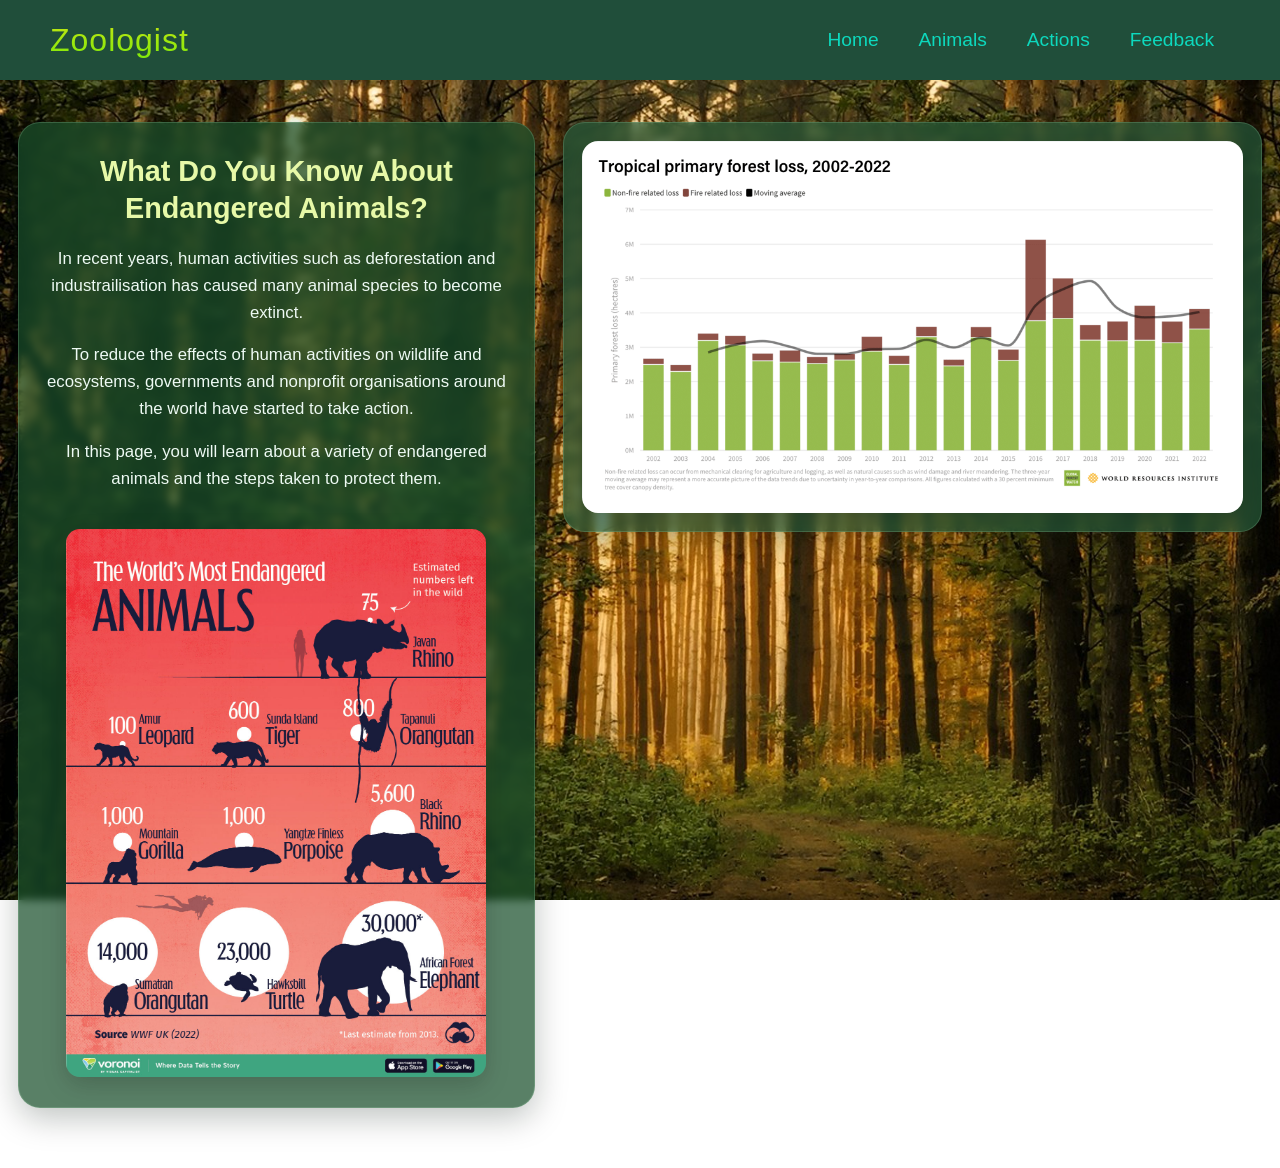
<file: index.html>
<!DOCTYPE html>
<html lang="en-UK">
    <head>
        <meta charset="UTF-8">
        <meta name="viewport" content="width=device-width, initial-scale=1.0">
        <title>Zoologist: Endangered-Animals</title>
        <link rel="stylesheet" href="styles.css">
    </head>
    <body>
        <nav class="navbar">
            <div class="navbar_container">
                <a href="index.html" id="navbar_logo">Zoologist</a>
                <div class="navbar_togglemenu" id="mobile-menu">
                    <span class="bar"></span>
                    <span class="bar"></span>
                    <span class="bar"></span>
                </div>
                <ul class="navbar_menu">
                    <li class="navbar_item">
                        <a href="index.html" class="navbar_links"> Home </a>
                    </li>
                    <li class="navbar_item">
                        <a href="animals.html" class="navbar_links"> Animals </a>
                    </li>
                    <li class="navbar_item">
                        <a href="actions.html" class="navbar_links"> Actions </a>
                    </li>
                    <li class="navbar_item">
                        <a href="feedback.html" class="navbar_links"> Feedback </a>
                    </li>
                </ul>
            </div>
        </nav>

        <div class="parent-container">
            <div class="aboutsection">
                <h2>What Do You Know About Endangered Animals?</h2>
                <h3>In recent years, human activities such as deforestation and industrailisation has caused many animal species to become extinct.</h3>
                <h3>To reduce the effects of human activities on wildlife and ecosystems, governments and nonprofit organisations around the world have started to take action.</h3>
                <h3>In this page, you will learn about a variety of endangered animals and the steps taken to protect them.</h3>
                <img src="Endangered-Animals.jpg" class="aboutsection_img">
            </div>

            <div class="statistics">
                <img src="Deforestation.png" class="statistics_img">
            </div>
        </div>
        
        <script src="app.js"></script>
    </body>
</html>
</file>
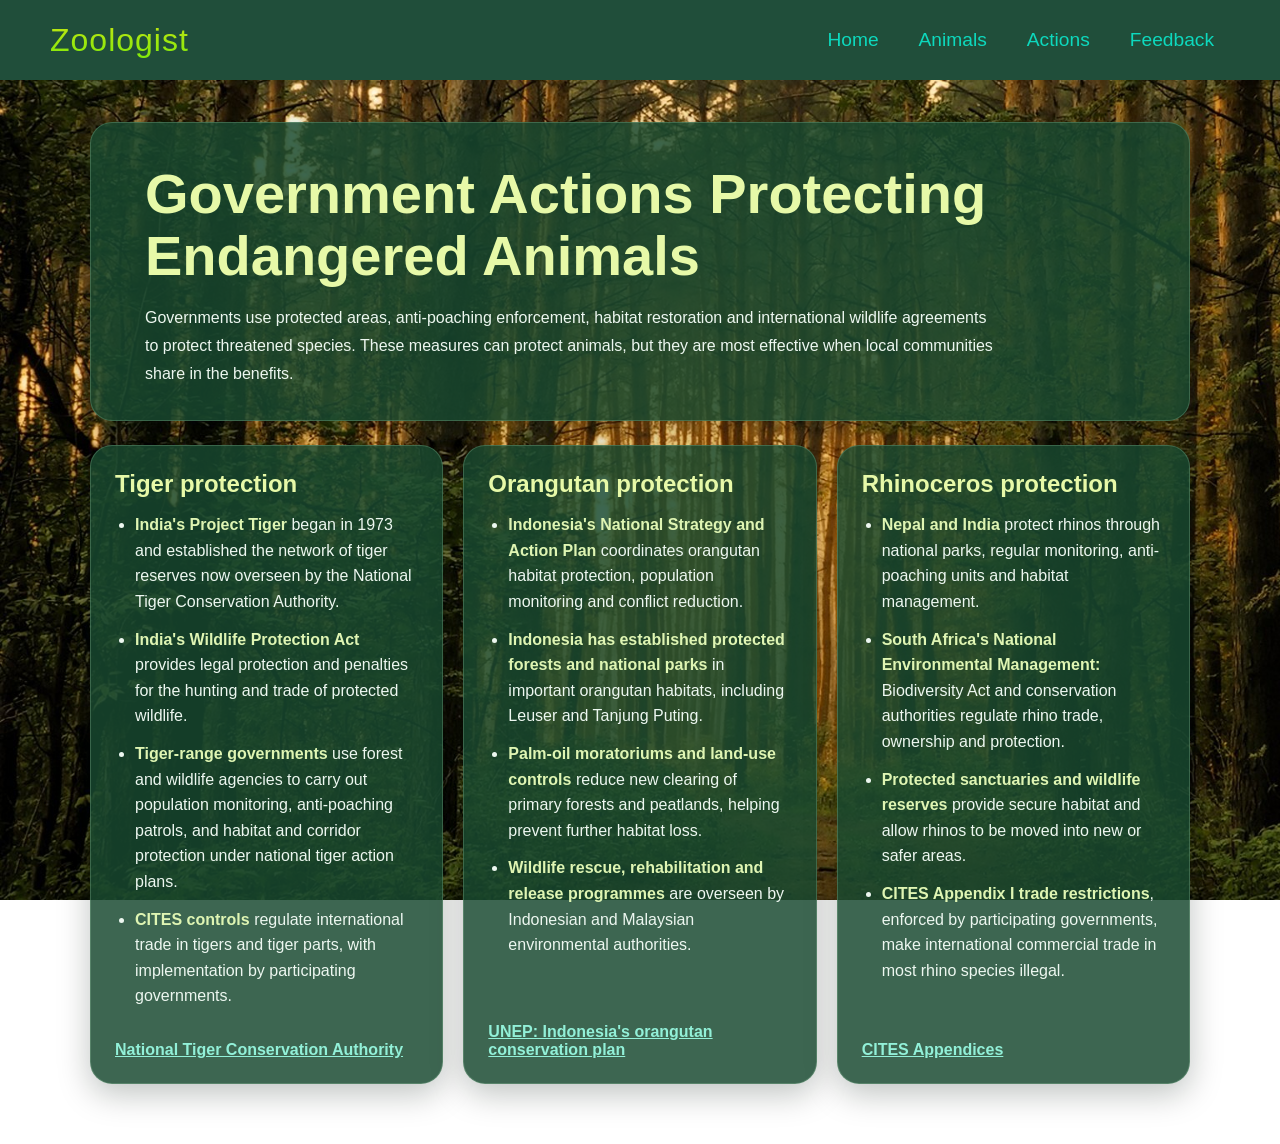
<file: actions.html>
<!DOCTYPE html>
<html lang="en-GB">
    <head>
        <meta charset="UTF-8">
        <meta name="viewport" content="width=device-width, initial-scale=1.0">
        <title>Zoologist: Government Actions</title>
        <link rel="stylesheet" href="styles.css">
    </head>
    <body>
        <nav class="navbar">
            <div class="navbar_container">
                <a href="index.html" id="navbar_logo">Zoologist</a>
                <div class="navbar_togglemenu" id="mobile-menu">
                    <span class="bar"></span>
                    <span class="bar"></span>
                    <span class="bar"></span>
                </div>
                <ul class="navbar_menu">
                    <li class="navbar_item"><a href="index.html" class="navbar_links">Home</a></li>
                    <li class="navbar_item"><a href="animals.html" class="navbar_links">Animals</a></li>
                    <li class="navbar_item"><a href="actions.html" class="navbar_links">Actions</a></li>
                    <li class="navbar_item"><a href="feedback.html" class="navbar_links">Feedback</a></li>
                </ul>
            </div>
        </nav>

        <main class="actions-page">
            <header class="actions-intro">
                <h1>Government Actions Protecting Endangered Animals</h1>
                <p>
                    Governments use protected areas, anti-poaching enforcement, habitat
                    restoration and international wildlife agreements to protect threatened
                    species. These measures can protect animals, but they are most effective
                    when local communities share in the benefits.
                </p>
            </header>

            <section class="action-grid" aria-label="Government conservation actions">
                <article class="action-card">
                    <h2>Tiger protection</h2>
                    <ul>
                        <li>
                            <strong>India's Project Tiger</strong> began in 1973 and established
                            the network of tiger reserves now overseen by the National Tiger
                            Conservation Authority.
                        </li>
                        <li>
                            <strong>India's Wildlife Protection Act</strong> provides legal
                            protection and penalties for the hunting and trade of protected wildlife.
                        </li>
                        <li>
                            <strong>Tiger-range governments</strong> use forest and wildlife
                            agencies to carry out population monitoring, anti-poaching patrols,
                            and habitat and corridor protection under national tiger action plans.
                        </li>
                        <li>
                            <strong>CITES controls</strong> regulate international trade in
                            tigers and tiger parts, with implementation by participating governments.
                        </li>
                    </ul>
                    <a class="action-link" href="https://ntca.gov.in/" target="_blank" rel="noopener noreferrer">
                        National Tiger Conservation Authority
                    </a>
                </article>

                <article class="action-card">
                    <h2>Orangutan protection</h2>
                    <ul>
                        <li>
                            <strong>Indonesia's National Strategy and Action Plan</strong> coordinates
                            orangutan habitat protection, population monitoring and conflict reduction.
                        </li>
                        <li>
                            <strong>Indonesia has established protected forests and national parks</strong>
                            in important orangutan habitats, including Leuser and Tanjung Puting.
                        </li>
                        <li>
                            <strong>Palm-oil moratoriums and land-use controls</strong> reduce new
                            clearing of primary forests and peatlands, helping prevent further habitat loss.
                        </li>
                        <li>
                            <strong>Wildlife rescue, rehabilitation and release programmes</strong>
                            are overseen by Indonesian and Malaysian environmental authorities.
                        </li>
                    </ul>
                    <a class="action-link" href="https://www.unep.org/news-and-stories/story/indonesias-plan-save-orangutans" target="_blank" rel="noopener noreferrer">
                        UNEP: Indonesia's orangutan conservation plan
                    </a>
                </article>

                <article class="action-card">
                    <h2>Rhinoceros protection</h2>
                    <ul>
                        <li>
                            <strong>Nepal and India</strong> protect rhinos through national parks,
                            regular monitoring, anti-poaching units and habitat management.
                        </li>
                        <li>
                            <strong>South Africa's National Environmental Management:</strong>
                            Biodiversity Act and conservation authorities regulate rhino trade,
                            ownership and protection.
                        </li>
                        <li>
                            <strong>Protected sanctuaries and wildlife reserves</strong> provide
                            secure habitat and allow rhinos to be moved into new or safer areas.
                        </li>
                        <li>
                            <strong>CITES Appendix I trade restrictions</strong>, enforced by
                            participating governments, make international commercial trade in most
                            rhino species illegal.
                        </li>
                    </ul>
                    <a class="action-link" href="https://www.cites.org/eng/app/appendices.php" target="_blank" rel="noopener noreferrer">
                        CITES Appendices
                    </a>
                </article>
            </section>

        </main>
        <script src="app.js"></script>
    </body>
</html>
</file>
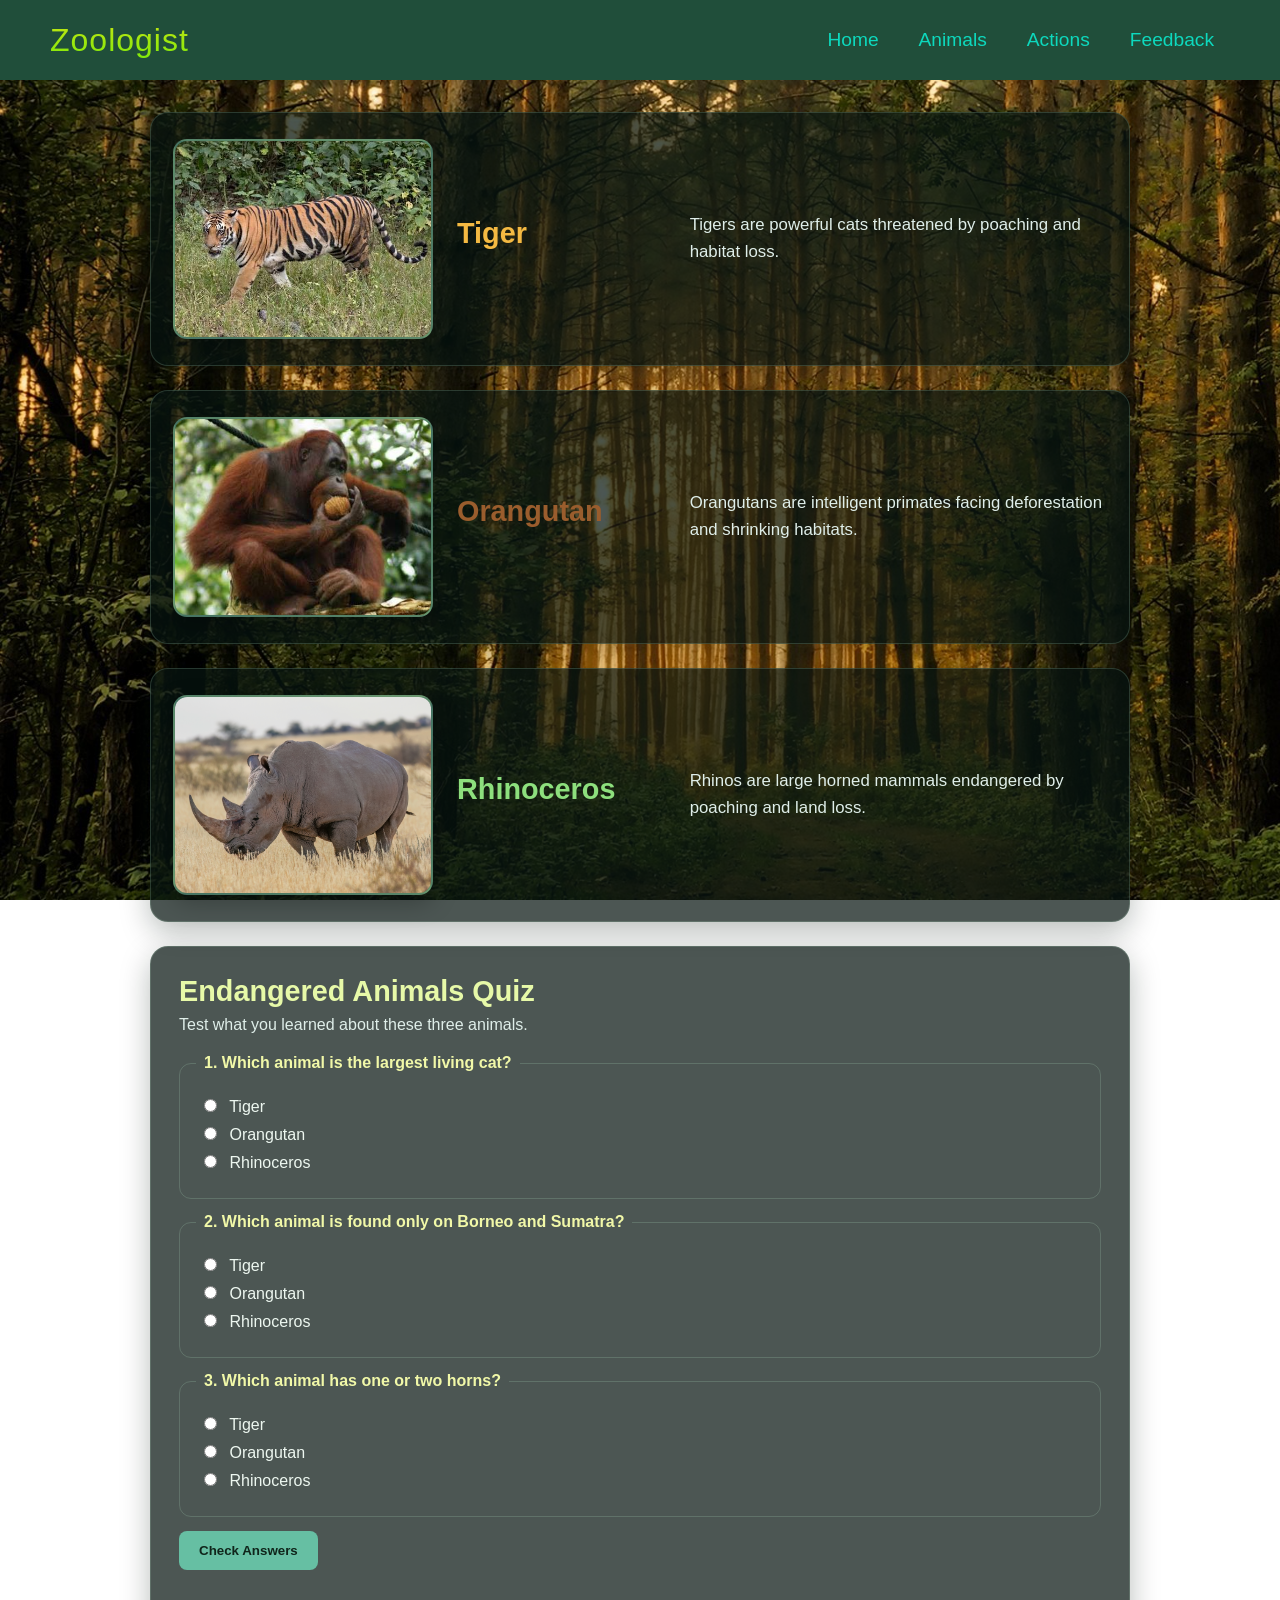
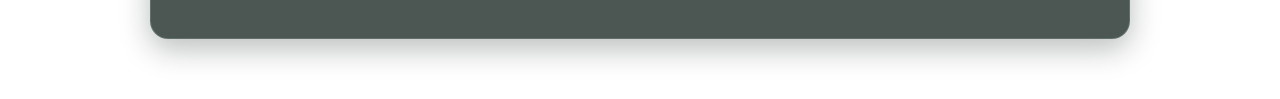
<file: animals.html>
<!DOCTYPE html>
<html lang="en">
    <head>
        <meta charset="UTF-8">
        <meta name="viewport" content="width=device-width, initial-scale=1.0">
        <title>Zoologist: Endangered-Animals</title>
        <link rel="stylesheet" href="stylesanimals.css">
    </head>
    <body>
        <nav class="navbar">
            <div class="navbar_container">
                <a href="index.html" id="navbar_logo">Zoologist</a>
                <div class="navbar_togglemenu" id="mobile-menu">
                    <span class="bar"></span>
                    <span class="bar"></span>
                    <span class="bar"></span>
                </div> 
                <ul class="navbar_menu">
                    <li class="navbar_item">
                        <a href="index.html" class="navbar_links"> Home </a>
                    </li>
                    <li class="navbar_item">
                        <a href="animals.html" class="navbar_links"> Animals </a>
                    </li>
                    <li class="navbar_item">
                        <a href="actions.html" class="navbar_links"> Actions </a>
                    </li>
                    <li class="navbar_item">
                        <a href="feedback.html" class="navbar_links"> Feedback </a>
                    </li>
                </ul>
            </div>
        </nav>
     
    <div class="animalslist">
        <a href="tiger.html" class="animalbox">
            <img src="tiger.jpeg" alt="Tiger" class="animalbox__img">
            <h1 style="color: #f4b942;">Tiger</h1>
            <p>Tigers are powerful cats threatened by poaching and habitat loss.</p>
        </a>
        <a href="orangutan.html" class="animalbox">
            <img src="orangutan.jpeg" alt="Orangutan" class="animalbox__img">
            <h1 style="color: #9a5d2d;">Orangutan</h1>
            <p>Orangutans are intelligent primates facing deforestation and shrinking habitats.</p>
        </a>
        <a href="rhinoceros.html" class="animalbox">
            <img src="rhinoceros.jpg" alt="Rhinoceros" class="animalbox__img">
            <h1 style="color: #8ddf7d;">Rhinoceros</h1>
            <p>Rhinos are large horned mammals endangered by poaching and land loss.</p>
        </a>

        <section class="animal-quiz" id="animal-quiz">
            <h1>Endangered Animals Quiz</h1>
            <p class="animal-quiz__intro">Test what you learned about these three animals.</p>
            <form id="animal-quiz-form">
                <fieldset class="quiz-question">
                    <legend>1. Which animal is the largest living cat?</legend>
                    <label><input type="radio" name="question1" value="tiger" required> Tiger</label>
                    <label><input type="radio" name="question1" value="orangutan"> Orangutan</label>
                    <label><input type="radio" name="question1" value="rhinoceros"> Rhinoceros</label>
                </fieldset>

                <fieldset class="quiz-question">
                    <legend>2. Which animal is found only on Borneo and Sumatra?</legend>
                    <label><input type="radio" name="question2" value="tiger" required> Tiger</label>
                    <label><input type="radio" name="question2" value="orangutan"> Orangutan</label>
                    <label><input type="radio" name="question2" value="rhinoceros"> Rhinoceros</label>
                </fieldset>

                <fieldset class="quiz-question">
                    <legend>3. Which animal has one or two horns?</legend>
                    <label><input type="radio" name="question3" value="tiger" required> Tiger</label>
                    <label><input type="radio" name="question3" value="orangutan"> Orangutan</label>
                    <label><input type="radio" name="question3" value="rhinoceros"> Rhinoceros</label>
                </fieldset>

                <button type="submit" class="quiz-submit">Check Answers</button>
                <p class="quiz-result" id="quiz-result" role="status" aria-live="polite"></p>
            </form>
        </section>
    </div>
    <script src="app.js"></script>
    </body>
</html>
</file>
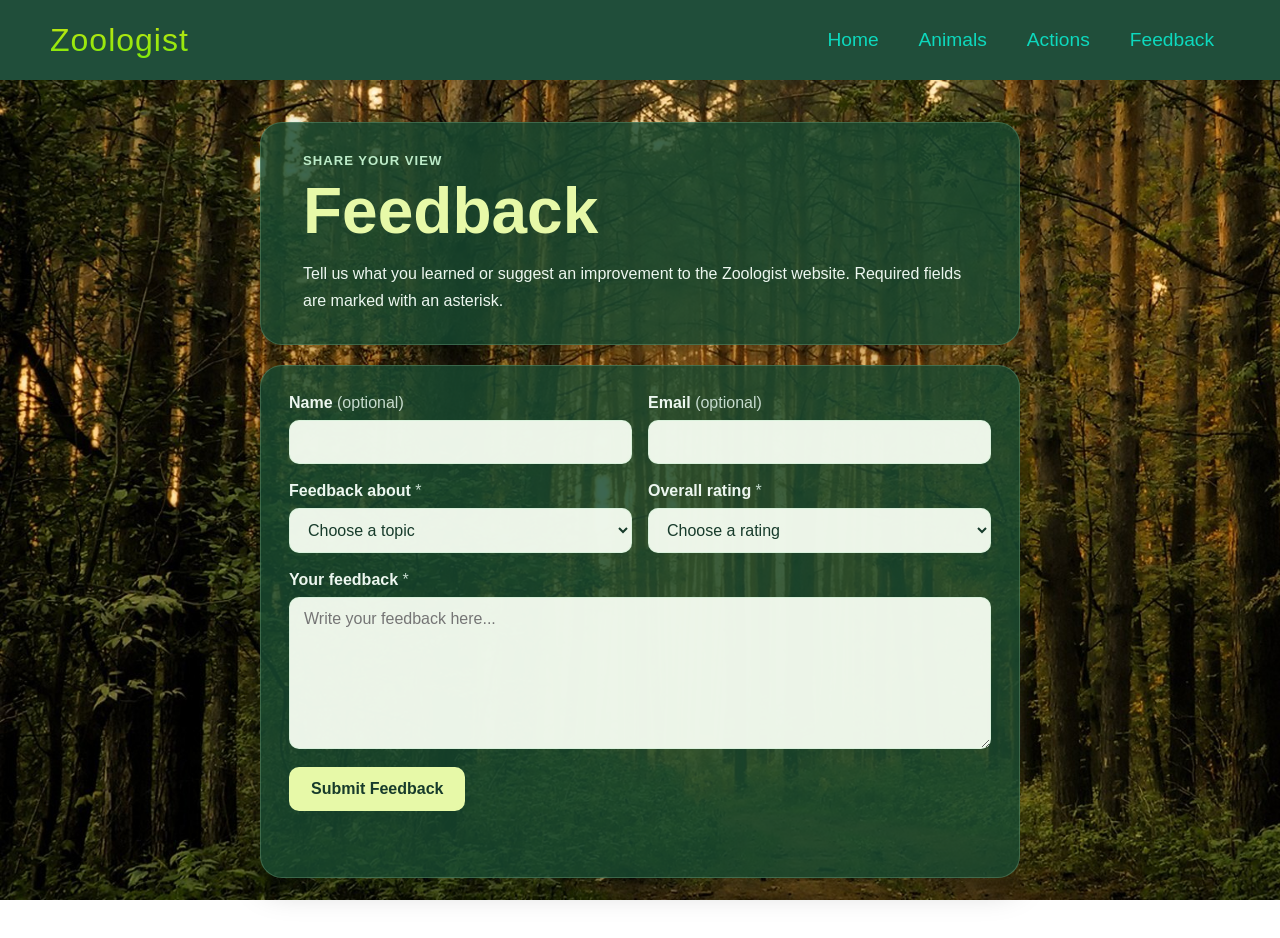
<file: feedback.html>
<!DOCTYPE html>
<html lang="en-GB">
    <head>
        <meta charset="UTF-8">
        <meta name="viewport" content="width=device-width, initial-scale=1.0">
        <title>Zoologist: Feedback</title>
        <link rel="stylesheet" href="styles.css">
    </head>
    <body>
        <nav class="navbar">
            <div class="navbar_container">
                <a href="index.html" id="navbar_logo">Zoologist</a>
                <div class="navbar_togglemenu" id="mobile-menu">
                    <span class="bar"></span>
                    <span class="bar"></span>
                    <span class="bar"></span>
                </div>
                <ul class="navbar_menu">
                    <li class="navbar_item"><a href="index.html" class="navbar_links">Home</a></li>
                    <li class="navbar_item"><a href="animals.html" class="navbar_links">Animals</a></li>
                    <li class="navbar_item"><a href="actions.html" class="navbar_links">Actions</a></li>
                    <li class="navbar_item"><a href="feedback.html" class="navbar_links">Feedback</a></li>
                </ul>
            </div>
        </nav>

        <main class="feedback-page">
            <section class="feedback-intro">
                <p class="animal-status">Share your view</p>
                <h1>Feedback</h1>
                <p>
                    Tell us what you learned or suggest an improvement to the Zoologist
                    website. Required fields are marked with an asterisk.
                </p>
            </section>

            <form class="feedback-form" id="feedback-form">
                <div class="form-row">
                    <div class="form-group">
                        <label for="name">Name <span>(optional)</span></label>
                        <input type="text" id="name" name="name" maxlength="80" autocomplete="name">
                    </div>
                    <div class="form-group">
                        <label for="email">Email <span>(optional)</span></label>
                        <input type="email" id="email" name="email" maxlength="120" autocomplete="email">
                    </div>
                </div>

                <div class="form-row">
                    <div class="form-group">
                        <label for="topic">Feedback about <span>*</span></label>
                        <select id="topic" name="topic" required>
                            <option value="">Choose a topic</option>
                            <option value="website">Website content</option>
                            <option value="tiger">Tiger page</option>
                            <option value="orangutan">Orangutan page</option>
                            <option value="rhinoceros">Rhinoceros page</option>
                            <option value="actions">Government actions page</option>
                            <option value="other">Other</option>
                        </select>
                    </div>
                    <div class="form-group">
                        <label for="rating">Overall rating <span>*</span></label>
                        <select id="rating" name="rating" required>
                            <option value="">Choose a rating</option>
                            <option value="5">5 - Excellent</option>
                            <option value="4">4 - Good</option>
                            <option value="3">3 - Average</option>
                            <option value="2">2 - Poor</option>
                            <option value="1">1 - Very poor</option>
                        </select>
                    </div>
                </div>

                <div class="form-group">
                    <label for="message">Your feedback <span>*</span></label>
                    <textarea id="message" name="message" rows="7" maxlength="1000" required placeholder="Write your feedback here..."></textarea>
                </div>

                <button type="submit" class="feedback-submit">Submit Feedback</button>
                <p class="form-status" id="feedback-status" role="status" aria-live="polite"></p>
            </form>
        </main>
        <script src="app.js"></script>
    </body>
</html>
</file>
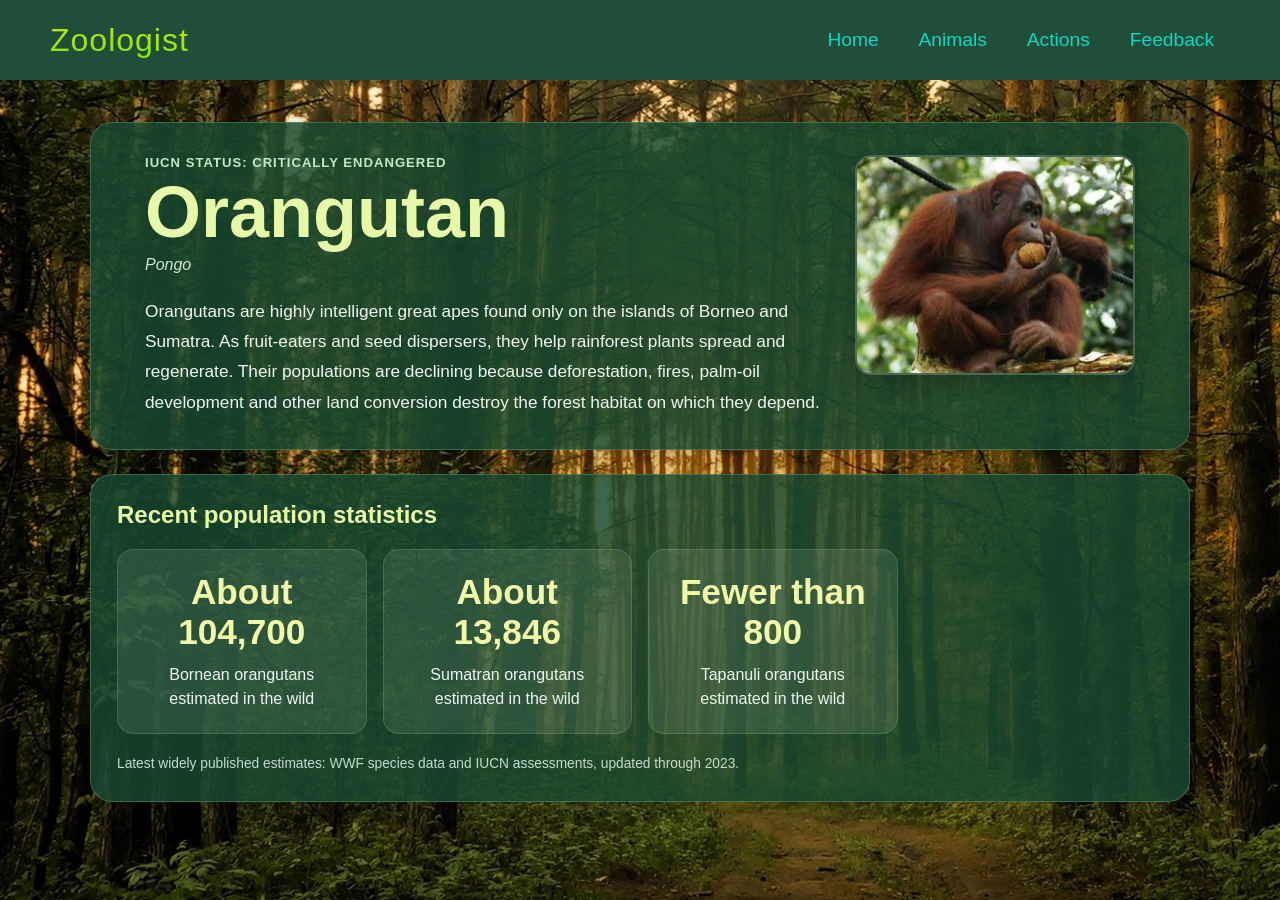
<file: orangutan.html>
<!DOCTYPE html>
<html lang="en-GB">
    <head>
        <meta charset="UTF-8">
        <meta name="viewport" content="width=device-width, initial-scale=1.0">
        <title>Zoologist: Orangutan</title>
        <link rel="stylesheet" href="styles.css">
    </head>
    <body>
        <nav class="navbar">
            <div class="navbar_container">
                <a href="index.html" id="navbar_logo">Zoologist</a>
                <div class="navbar_togglemenu" id="mobile-menu">
                    <span class="bar"></span>
                    <span class="bar"></span>
                    <span class="bar"></span>
                </div>
                <ul class="navbar_menu">
                    <li class="navbar_item"><a href="index.html" class="navbar_links">Home</a></li>
                    <li class="navbar_item"><a href="animals.html" class="navbar_links">Animals</a></li>
                    <li class="navbar_item"><a href="actions.html" class="navbar_links">Actions</a></li>
                    <li class="navbar_item"><a href="feedback.html" class="navbar_links">Feedback</a></li>
                </ul>
            </div>
        </nav>

        <main class="animal-detail">
            <section class="animal-hero">
                <img src="orangutan.jpeg" alt="Orangutan" class="animal-hero__image">
                <p class="animal-status">IUCN status: Critically Endangered</p>
                <h1>Orangutan</h1>
                <p class="animal-scientific-name">Pongo</p>
                <p>
                    Orangutans are highly intelligent great apes found only on the islands of
                    Borneo and Sumatra. As fruit-eaters and seed dispersers, they help rainforest
                    plants spread and regenerate. Their populations are declining because
                    deforestation, fires, palm-oil development and other land conversion destroy
                    the forest habitat on which they depend.
                </p>
            </section>

            <section class="statistics-grid" aria-labelledby="orangutan-statistics">
                <h2 id="orangutan-statistics">Recent population statistics</h2>
                <div class="stat-card">
                    <strong>About 104,700</strong>
                    <span>Bornean orangutans estimated in the wild</span>
                </div>
                <div class="stat-card">
                    <strong>About 13,846</strong>
                    <span>Sumatran orangutans estimated in the wild</span>
                </div>
                <div class="stat-card">
                    <strong>Fewer than 800</strong>
                    <span>Tapanuli orangutans estimated in the wild</span>
                </div>
                <p class="statistics-source">
                    Latest widely published estimates: WWF species data and IUCN assessments,
                    updated through 2023.
                </p>
            </section>
        </main>
        <script src="app.js"></script>
    </body>
</html>
</file>
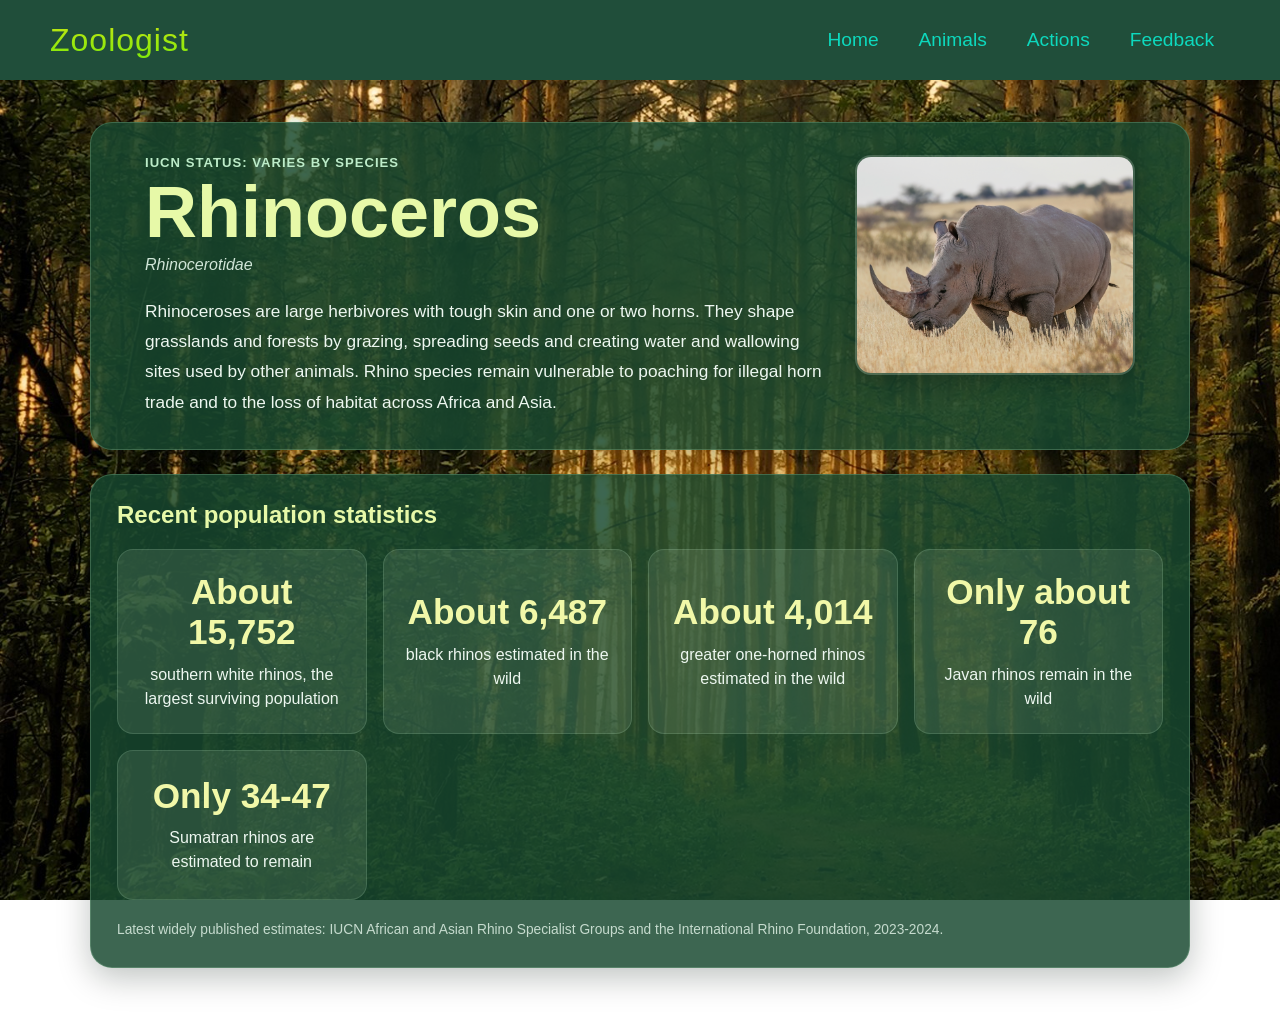
<file: rhinoceros.html>
<!DOCTYPE html>
<html lang="en-GB">
    <head>
        <meta charset="UTF-8">
        <meta name="viewport" content="width=device-width, initial-scale=1.0">
        <title>Zoologist: Rhinoceros</title>
        <link rel="stylesheet" href="styles.css">
    </head>
    <body>
        <nav class="navbar">
            <div class="navbar_container">
                <a href="index.html" id="navbar_logo">Zoologist</a>
                <div class="navbar_togglemenu" id="mobile-menu">
                    <span class="bar"></span>
                    <span class="bar"></span>
                    <span class="bar"></span>
                </div>
                <ul class="navbar_menu">
                    <li class="navbar_item"><a href="index.html" class="navbar_links">Home</a></li>
                    <li class="navbar_item"><a href="animals.html" class="navbar_links">Animals</a></li>
                    <li class="navbar_item"><a href="actions.html" class="navbar_links">Actions</a></li>
                    <li class="navbar_item"><a href="feedback.html" class="navbar_links">Feedback</a></li>
                </ul>
            </div>
        </nav>

        <main class="animal-detail">
            <section class="animal-hero">
                <img src="rhinoceros.jpg" alt="Rhinoceros" class="animal-hero__image">
                <p class="animal-status">IUCN status: Varies by species</p>
                <h1>Rhinoceros</h1>
                <p class="animal-scientific-name">Rhinocerotidae</p>
                <p>
                    Rhinoceroses are large herbivores with tough skin and one or two horns.
                    They shape grasslands and forests by grazing, spreading seeds and creating
                    water and wallowing sites used by other animals. Rhino species remain
                    vulnerable to poaching for illegal horn trade and to the loss of habitat
                    across Africa and Asia.
                </p>
            </section>

            <section class="statistics-grid" aria-labelledby="rhino-statistics">
                <h2 id="rhino-statistics">Recent population statistics</h2>
                <div class="stat-card">
                    <strong>About 15,752</strong>
                    <span>southern white rhinos, the largest surviving population</span>
                </div>
                <div class="stat-card">
                    <strong>About 6,487</strong>
                    <span>black rhinos estimated in the wild</span>
                </div>
                <div class="stat-card">
                    <strong>About 4,014</strong>
                    <span>greater one-horned rhinos estimated in the wild</span>
                </div>
                <div class="stat-card">
                    <strong>Only about 76</strong>
                    <span>Javan rhinos remain in the wild</span>
                </div>
                <div class="stat-card">
                    <strong>Only 34-47</strong>
                    <span>Sumatran rhinos are estimated to remain</span>
                </div>
                <p class="statistics-source">
                    Latest widely published estimates: IUCN African and Asian Rhino Specialist
                    Groups and the International Rhino Foundation, 2023-2024.
                </p>
            </section>
        </main>
        <script src="app.js"></script>
    </body>
</html>
</file>
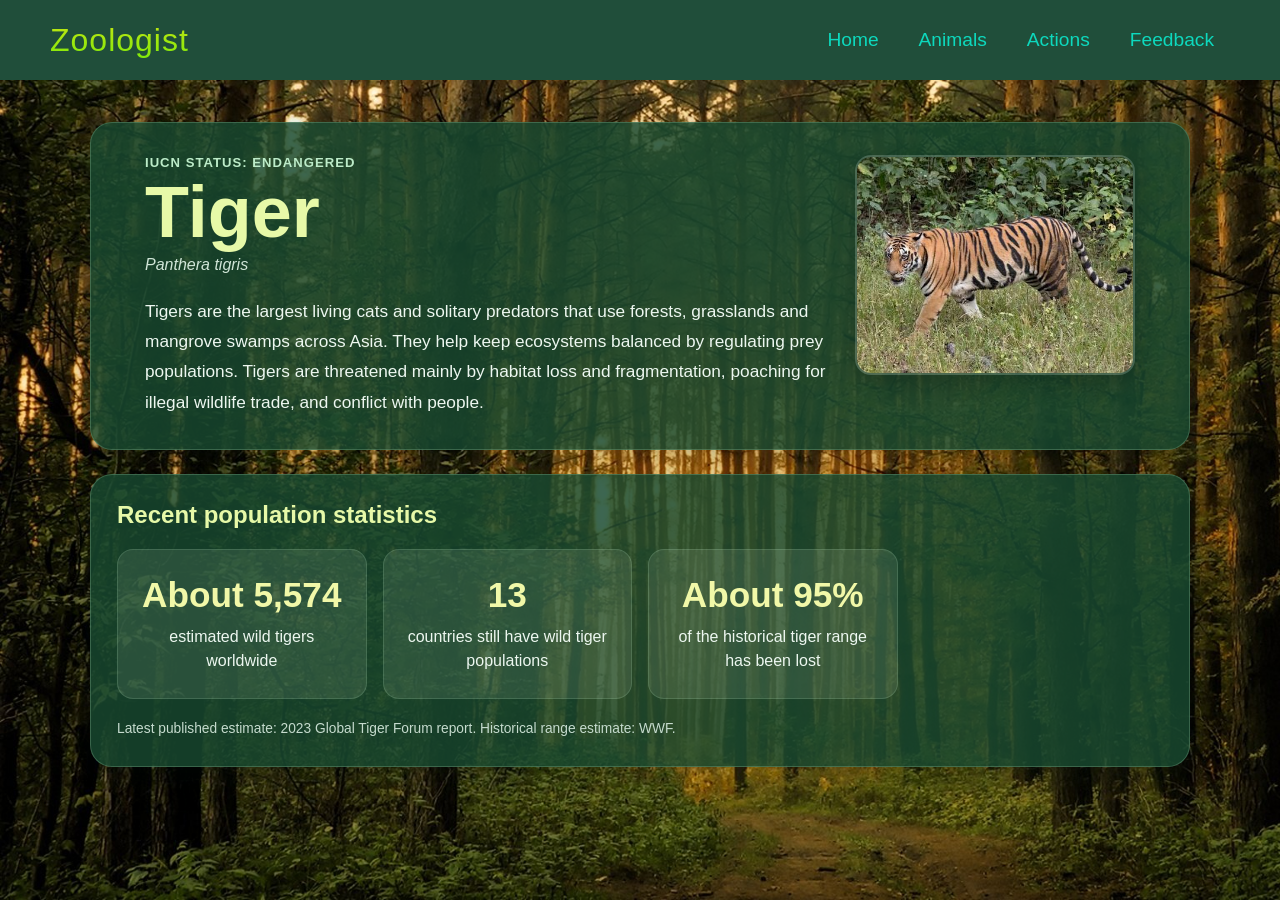
<file: tiger.html>
<!DOCTYPE html>
<html lang="en-GB">
    <head>
        <meta charset="UTF-8">
        <meta name="viewport" content="width=device-width, initial-scale=1.0">
        <title>Zoologist: Tiger</title>
        <link rel="stylesheet" href="styles.css">
    </head>
    <body>
        <nav class="navbar">
            <div class="navbar_container">
                <a href="index.html" id="navbar_logo">Zoologist</a>
                <div class="navbar_togglemenu" id="mobile-menu">
                    <span class="bar"></span>
                    <span class="bar"></span>
                    <span class="bar"></span>
                </div>
                <ul class="navbar_menu">
                    <li class="navbar_item"><a href="index.html" class="navbar_links">Home</a></li>
                    <li class="navbar_item"><a href="animals.html" class="navbar_links">Animals</a></li>
                    <li class="navbar_item"><a href="actions.html" class="navbar_links">Actions</a></li>
                    <li class="navbar_item"><a href="feedback.html" class="navbar_links">Feedback</a></li>
                </ul>
            </div>
        </nav>

        <main class="animal-detail">
            <section class="animal-hero">
                <img src="tiger.jpeg" alt="Tiger" class="animal-hero__image">
                <p class="animal-status">IUCN status: Endangered</p>
                <h1>Tiger</h1>
                <p class="animal-scientific-name">Panthera tigris</p>
                <p>
                    Tigers are the largest living cats and solitary predators that use forests,
                    grasslands and mangrove swamps across Asia. They help keep ecosystems
                    balanced by regulating prey populations. Tigers are threatened mainly by
                    habitat loss and fragmentation, poaching for illegal wildlife trade, and
                    conflict with people.
                </p>
            </section>

            <section class="statistics-grid" aria-labelledby="tiger-statistics">
                <h2 id="tiger-statistics">Recent population statistics</h2>
                <div class="stat-card">
                    <strong>About 5,574</strong>
                    <span>estimated wild tigers worldwide</span>
                </div>
                <div class="stat-card">
                    <strong>13</strong>
                    <span>countries still have wild tiger populations</span>
                </div>
                <div class="stat-card">
                    <strong>About 95%</strong>
                    <span>of the historical tiger range has been lost</span>
                </div>
                <p class="statistics-source">
                    Latest published estimate: 2023 Global Tiger Forum report.
                    Historical range estimate: WWF.
                </p>
            </section>
        </main>
        <script src="app.js"></script>
    </body>
</html>
</file>
<file: styles.css>
* {
    box-sizing: border-box;
    margin: 0;
    padding: 0;
}

body {
    background-image: url('Forest-Background.jpg');
    background-repeat: no-repeat;
    background-attachment: fixed;
    background-size: cover;
    font-family: Tahoma, Geneva, sans-serif;
    color: #edf7f0;
}

.navbar {
    background: #fff;
    height: 80px;
    display: flex;
    justify-content: center;
    align-items: center;
    font-size: 1.2rem;
    position: sticky;
    top: 0;
    z-index: 999;
}

.navbar_container {
    background-color: #204e3a;
    display: flex;
    justify-content: space-between;
    align-items: center;
    height: 80px;
    z-index: 1;
    width: 100%;
    margin: 0 auto;
    padding: 0 50px;
    position: relative;
}

#navbar_logo {
    background-color: #66fb02;
    background-image: linear-gradient(to top, #86e50bc7 0%, #c5e414f8 100%);
    background-size: 100%;
    font-family: Impact, Charcoal, sans-serif;
    -webkit-background-clip: text;
    -moz-background-clip: text;
    -webkit-text-fill-color: transparent;
    -moz-text-fill-color: transparent;
    display: flex;
    align-items: center;
    cursor: pointer;
    text-decoration: none;
    font-size: 2rem;
    letter-spacing: 1px;
}

.navbar_menu {
    display: flex;
    align-items: center;
    list-style: none;
    text-align: center;
    gap: 8px;
}

.navbar_item {
    height: 80px;
}

.navbar_links {
    color: #0dd9be;
    font-family: 'Segoe UI', Tahoma, Geneva, Verdana, sans-serif;
    display: flex;
    align-items: center;
    justify-content: center;
    text-decoration: none;
    padding: 0 16px;
    height: 100%;
    transition: all 0.3s ease;
}

.navbar_links:hover {
    color: #00ffdd;
    background-color: #173b2b;
}

.parent-container {
    display: flex;
    align-items: flex-start;
    justify-content: center;
    gap: 28px;
    padding: 42px 18px 60px;
}

.aboutsection,
.statistics {
    border-radius: 22px;
    box-shadow: 0 10px 32px rgba(4, 18, 13, 0.25);
    backdrop-filter: blur(4px);
}

.aboutsection {
    width: min(100%, 560px);
    background: rgba(26, 80, 44, 0.72);
    border: 1px solid rgba(184, 236, 196, 0.2);
    padding: 30px 24px;
    display: flex;
    flex-direction: column;
    align-items: center;
    text-align: center;
}

.aboutsection h2 {
    font-size: clamp(1.8rem, 2vw, 2.3rem);
    margin-bottom: 18px;
    color: #e7f9a8;
    line-height: 1.3;
}

.aboutsection h3 {
    margin-bottom: 16px;
    color: #eefaf4;
    font-weight: 400;
    line-height: 1.6;
    font-size: 1.05rem;
}

.aboutsection_img {
    margin-top: 20px;
    width: 100%;
    max-width: 420px;
    border-radius: 14px;
    box-shadow: 0 8px 24px rgba(0, 0, 0, 0.18);
    object-fit: cover;
}

.statistics {
    width: min(100%, 760px);
    background: rgba(39, 92, 59, 0.7);
    border: 1px solid rgba(184, 236, 196, 0.18);
    padding: 18px;
    display: flex;
    justify-content: center;
    align-items: center;
}

.statistics_img {
    width: 100%;
    max-width: 760px;
    border-radius: 16px;
    object-fit: cover;
    box-shadow: 0 8px 24px rgba(0, 0, 0, 0.18);
}

.animal-detail {
    width: min(1100px, calc(100% - 36px));
    margin: 42px auto 60px;
    display: grid;
    gap: 24px;
}

.animal-hero,
.statistics-grid {
    background: rgba(24, 73, 48, 0.84);
    border: 1px solid rgba(184, 236, 196, 0.22);
    border-radius: 22px;
    box-shadow: 0 10px 32px rgba(4, 18, 13, 0.25);
}

.animal-hero {
    padding: 32px clamp(22px, 5vw, 54px);
}

.animal-hero__image {
    width: 280px;
    height: 220px;
    object-fit: cover;
    float: right;
    margin: 0 0 20px 28px;
    border-radius: 16px;
    border: 2px solid rgba(255, 255, 255, 0.18);
    box-shadow: 0 8px 24px rgba(0, 0, 0, 0.22);
}

.animal-hero h1 {
    color: #e7f9a8;
    font-size: clamp(2.4rem, 7vw, 4.5rem);
    line-height: 1;
    margin: 6px 0 8px;
}

.animal-hero > p:last-child {
    max-width: 850px;
    color: #edf7f0;
    font-size: 1.08rem;
    line-height: 1.75;
    margin-top: 22px;
}

.animal-status {
    color: #bdecc9;
    font-weight: 700;
    text-transform: uppercase;
    letter-spacing: 1px;
    font-size: 0.82rem;
}

.animal-scientific-name {
    font-style: italic;
    color: #d0e5d7;
}

.statistics-grid {
    padding: 26px;
    display: grid;
    grid-template-columns: repeat(auto-fit, minmax(210px, 1fr));
    gap: 16px;
}

.statistics-grid h2 {
    grid-column: 1 / -1;
    color: #e7f9a8;
    margin-bottom: 4px;
}

.stat-card {
    min-height: 150px;
    padding: 22px;
    border-radius: 16px;
    background: rgba(236, 250, 220, 0.1);
    border: 1px solid rgba(184, 236, 196, 0.16);
    display: flex;
    flex-direction: column;
    justify-content: center;
    text-align: center;
}

.stat-card strong {
    color: #f1f8a8;
    font-size: clamp(1.45rem, 3vw, 2.2rem);
    line-height: 1.15;
    margin-bottom: 10px;
}

.stat-card span {
    color: #edf7f0;
    line-height: 1.5;
}

.statistics-source {
    grid-column: 1 / -1;
    color: #c6dbcE;
    font-size: 0.86rem;
    line-height: 1.5;
    margin-top: 4px;
}

.actions-page {
    width: min(1100px, calc(100% - 36px));
    margin: 42px auto 60px;
}

.actions-intro,
.action-card,
.shared-actions {
    background: rgba(24, 73, 48, 0.84);
    border: 1px solid rgba(184, 236, 196, 0.22);
    border-radius: 22px;
    box-shadow: 0 10px 32px rgba(4, 18, 13, 0.25);
}

.actions-intro {
    padding: 32px clamp(22px, 5vw, 54px);
    margin-bottom: 24px;
}

.actions-intro h1 {
    color: #e7f9a8;
    font-size: clamp(2.1rem, 5vw, 3.5rem);
    line-height: 1.1;
    margin: 8px 0 18px;
}

.actions-intro > p:last-child {
    max-width: 850px;
    line-height: 1.75;
    color: #edf7f0;
}

.action-grid {
    display: grid;
    grid-template-columns: repeat(3, minmax(0, 1fr));
    gap: 20px;
}

.action-card {
    padding: 24px;
    display: flex;
    flex-direction: column;
}

.action-card h2,
.shared-actions h2 {
    color: #e7f9a8;
    margin-bottom: 14px;
}

.action-card ul {
    margin: 0 0 20px;
    padding-left: 20px;
    line-height: 1.6;
}

.action-card li {
    margin-bottom: 12px;
    color: #edf7f0;
}

.action-card strong {
    color: #dff5b3;
}

.action-link {
    color: #92f0d8;
    font-weight: 700;
    text-decoration: underline;
    margin-top: auto;
}

.action-link:hover {
    color: #ffffff;
}

.shared-actions {
    margin-top: 24px;
    padding: 26px;
}

.shared-actions-grid {
    display: grid;
    grid-template-columns: repeat(4, minmax(0, 1fr));
    gap: 12px;
}

.shared-action {
    min-height: 130px;
    background: rgba(236, 250, 220, 0.1);
    border: 1px solid rgba(184, 236, 196, 0.16);
    border-radius: 14px;
    padding: 18px;
    display: flex;
    flex-direction: column;
    justify-content: center;
    text-align: center;
}

.shared-action strong {
    color: #f1f8a8;
    margin-bottom: 8px;
}

.shared-action span {
    color: #edf7f0;
    line-height: 1.45;
}

.feedback-page {
    width: min(760px, calc(100% - 36px));
    margin: 42px auto 60px;
    display: grid;
    gap: 20px;
}

.feedback-intro,
.feedback-form {
    background: rgba(24, 73, 48, 0.84);
    border: 1px solid rgba(184, 236, 196, 0.22);
    border-radius: 22px;
    box-shadow: 0 10px 32px rgba(4, 18, 13, 0.25);
}

.feedback-intro {
    padding: 30px clamp(22px, 5vw, 42px);
}

.feedback-intro h1 {
    color: #e7f9a8;
    font-size: clamp(2.4rem, 7vw, 4rem);
    margin: 6px 0 12px;
}

.feedback-intro > p:last-child {
    color: #edf7f0;
    line-height: 1.7;
}

.feedback-form {
    padding: 28px;
}

.form-row {
    display: grid;
    grid-template-columns: repeat(2, minmax(0, 1fr));
    gap: 16px;
}

.form-group {
    display: flex;
    flex-direction: column;
    margin-bottom: 18px;
}

.form-group label {
    color: #edf7f0;
    font-weight: 700;
    margin-bottom: 8px;
}

.form-group label span {
    color: #c6dbce;
    font-weight: 400;
}

.form-group input,
.form-group select,
.form-group textarea {
    width: 100%;
    border: 1px solid rgba(184, 236, 196, 0.35);
    border-radius: 10px;
    background: rgba(245, 252, 241, 0.96);
    color: #173b2b;
    font-family: inherit;
    font-size: 1rem;
    padding: 12px 14px;
}

.form-group textarea {
    resize: vertical;
    min-height: 150px;
}

.form-group input:focus,
.form-group select:focus,
.form-group textarea:focus {
    outline: 3px solid rgba(146, 240, 216, 0.35);
    border-color: #92f0d8;
}

.feedback-submit {
    border: 0;
    border-radius: 10px;
    background: #e7f9a8;
    color: #173b2b;
    cursor: pointer;
    font-family: inherit;
    font-size: 1rem;
    font-weight: 800;
    padding: 13px 22px;
    transition: background 0.2s ease, transform 0.2s ease;
}

.feedback-submit:hover {
    background: #cbed75;
    transform: translateY(-1px);
}

.form-status {
    min-height: 24px;
    color: #dff5b3;
    font-weight: 700;
    margin-top: 14px;
}

@media (max-width: 800px) {
    .animal-hero__image {
        width: 100%;
        height: 240px;
        float: none;
        display: block;
        margin: 0 0 24px;
    }

    .parent-container {
        flex-direction: column;
        align-items: center;
        padding-top: 28px;
    }

    .aboutsection,
    .statistics {
        width: min(95%, 600px);
    }

    .action-grid,
    .shared-actions-grid {
        grid-template-columns: 1fr;
    }

    .form-row {
        grid-template-columns: 1fr;
        gap: 0;
    }

    .navbar_container {
        padding: 0 20px;
    }

    .navbar_togglemenu {
        display: flex;
        flex-direction: column;
        justify-content: center;
        cursor: pointer;
        gap: 4px;
        padding: 10px;
    }

    .navbar_togglemenu .bar {
        width: 28px;
        height: 3px;
        background: #fff;
        border-radius: 2px;
        transition: transform 0.25s ease, opacity 0.25s ease;
    }

    .navbar_menu {
        display: none;
        position: absolute;
        top: 80px;
        left: 0;
        right: 0;
        background: #204e3a;
        flex-direction: column;
        list-style: none;
        padding: 12px 0;
        box-shadow: 0 6px 24px rgba(0,0,0,0.12);
        z-index: 999;
    }

    .navbar_menu.active {
        display: flex;
    }

    .navbar_item {
        width: 100%;
        height: auto;
    }

    .navbar_links {
        text-align: left;
        justify-content: flex-start;
        padding: 14px 20px;
        width: 100%;
        display: block;
        color: #dffdf6;
    }

    .navbar_togglemenu.is-active .bar:nth-child(1) {
        transform: translateY(6px) rotate(45deg);
    }

    .navbar_togglemenu.is-active .bar:nth-child(2) {
        opacity: 0;
    }

    .navbar_togglemenu.is-active .bar:nth-child(3) {
        transform: translateY(-6px) rotate(-45deg);
    }
}
</file>
<file: stylesanimals.css>
* {
    box-sizing: border-box;
    margin: 0;
    padding: 0;
}

body {
    background-image: url('Forest-Background.jpg');
    background-repeat: no-repeat;
    background-attachment: fixed;
    background-size: cover;
    font-family: Tahoma, Geneva, sans-serif;
    color: #edf7f0;
}

.navbar {
    background: #fff;
    height: 80px;
    display: flex;
    justify-content: center;
    align-items: center;
    font-size: 1.2rem;
    position: sticky;
    top: 0;
    z-index: 999;
}

.navbar_container {
    background-color: #204e3a;
    display: flex;
    justify-content: space-between;
    align-items: center;
    height: 80px;
    z-index: 1;
    width: 100%;
    margin: 0 auto;
    padding: 0 50px;
    position: relative;
}

#navbar_logo {
    background-color: #66fb02;
    background-image: linear-gradient(to top, #86e50bc7 0%, #c5e414f8 100%);
    background-size: 100%;
    font-family: Impact, Charcoal, sans-serif;
    -webkit-background-clip: text;
    -moz-background-clip: text;
    -webkit-text-fill-color: transparent;
    -moz-text-fill-color: transparent;
    display: flex;
    align-items: center;
    cursor: pointer;
    text-decoration: none;
    font-size: 2rem;
    letter-spacing: 1px;
}

.navbar_menu {
    display: flex;
    align-items: center;
    list-style: none;
    text-align: center;
    gap: 8px;
}

.navbar_item {
    height: 80px;
}

.navbar_links {
    color: #0dd9be;
    font-family: 'Segoe UI', Tahoma, Geneva, Verdana, sans-serif;
    display: flex;
    align-items: center;
    justify-content: center;
    text-decoration: none;
    padding: 0 16px;
    height: 100%;
    transition: all 0.3s ease;
}

.navbar_links:hover {
    color: #00ffdd;
    background-color: #173b2b;
}

.animalslist {
    text-align: center;
    display: flex;
    flex-direction: column;
    justify-content: center;
    align-items: center;
    padding: 32px 18px 60px;
    gap: 24px;
}

.animalbox {
    width: min(100%, 980px);
    background: rgba(7, 22, 17, 0.72);
    border: 1px solid rgba(189, 238, 205, 0.18);
    border-radius: 18px;
    box-shadow: 0 10px 30px rgba(8, 20, 14, 0.28);
    padding: 26px 22px;
    display: flex;
    align-items: center;
    gap: 24px;
    text-align: left;
    text-decoration: none;
    color: inherit;
    transition: transform 0.2s ease, box-shadow 0.2s ease, border-color 0.2s ease;
}

.animalbox:hover {
    transform: translateY(-2px);
    box-shadow: 0 14px 34px rgba(8, 20, 14, 0.35);
    border-color: rgba(189, 238, 205, 0.35);
}

.animalbox__img {
    width: 260px;
    height: 200px;
    object-fit: cover;
    border-radius: 14px;
    margin: 0;
    box-shadow: 0 8px 24px rgba(0, 0, 0, 0.25);
    background: linear-gradient(135deg, rgba(31, 91, 69, 0.9), rgba(83, 145, 90, 0.85));
    border: 2px solid rgba(255, 255, 255, 0.18);
}

.animalbox h1 {
    font-size: 1.8rem;
    margin: 0 0 12px 0;
    line-height: 1.2;
    flex: 1;
}

.animalbox p {
    font-size: 1.05rem;
    line-height: 1.6;
    color: #dfeee9;
    margin: 0;
    flex: 2;
}

.animalbox a {
    color: #207349;
    font-size: 1rem;
    text-decoration: underline;
}

.animal-quiz {
    width: min(100%, 980px);
    background: rgba(7, 22, 17, 0.72);
    border: 1px solid rgba(189, 238, 205, 0.18);
    border-radius: 18px;
    box-shadow: 0 10px 30px rgba(8, 20, 14, 0.28);
    padding: 28px;
    text-align: left;
}

.animal-quiz h1 {
    color: #e7f9a8;
    font-size: 1.8rem;
    margin-bottom: 8px;
}

.animal-quiz__intro {
    color: #dfeee9;
    margin-bottom: 20px;
}

.quiz-question {
    border: 1px solid rgba(189, 238, 205, 0.18);
    border-radius: 12px;
    padding: 16px;
    margin-bottom: 14px;
}

.quiz-question legend {
    color: #f1f8a8;
    font-weight: 700;
    padding: 0 8px;
}

.quiz-question label {
    display: block;
    margin: 10px 8px;
    color: #edf7f0;
}

.quiz-question input {
    margin-right: 8px;
}

.quiz-submit {
    border: 0;
    border-radius: 8px;
    background: #66bfa3;
    color: #10251b;
    font-weight: 700;
    padding: 12px 20px;
    cursor: pointer;
}

.quiz-submit:hover {
    background: #83d6ba;
}

.quiz-result {
    min-height: 24px;
    margin-top: 16px;
    color: #e7f9a8;
    font-weight: 700;
}

@media (max-width: 800px) {
    .navbar_container {
        padding: 0 20px;
    }

    .navbar_togglemenu {
        display: flex;
        flex-direction: column;
        justify-content: center;
        cursor: pointer;
        gap: 4px;
        padding: 10px;
    }

    .navbar_togglemenu .bar {
        width: 28px;
        height: 3px;
        background: #fff;
        border-radius: 2px;
        transition: transform 0.25s ease, opacity 0.25s ease;
    }

    .navbar_menu {
        display: none;
        position: absolute;
        top: 80px;
        left: 0;
        right: 0;
        background: #204e3a;
        flex-direction: column;
        list-style: none;
        padding: 12px 0;
        box-shadow: 0 6px 24px rgba(0,0,0,0.12);
        z-index: 999;
    }

    .navbar_menu.active {
        display: flex;
    }

    .navbar_item {
        width: 100%;
        height: auto;
    }

    .navbar_links {
        text-align: left;
        justify-content: flex-start;
        padding: 14px 20px;
        width: 100%;
        display: block;
        color: #dffdf6;
    }

    .navbar_togglemenu.is-active .bar:nth-child(1) {
        transform: translateY(6px) rotate(45deg);
    }

    .navbar_togglemenu.is-active .bar:nth-child(2) {
        opacity: 0;
    }

    .navbar_togglemenu.is-active .bar:nth-child(3) {
        transform: translateY(-6px) rotate(-45deg);
    }

    .animalslist {
        gap: 22px;
    }

    .animalbox {
        flex-direction: column;
        max-width: 95vw;
        text-align: center;
        padding: 20px 18px;
    }

    .animalbox__img {
        width: 100%;
        max-width: 100%;
        height: 220px;
    }

    .animalbox h1,
    .animalbox p {
        text-align: center;
    }
}
</file>
